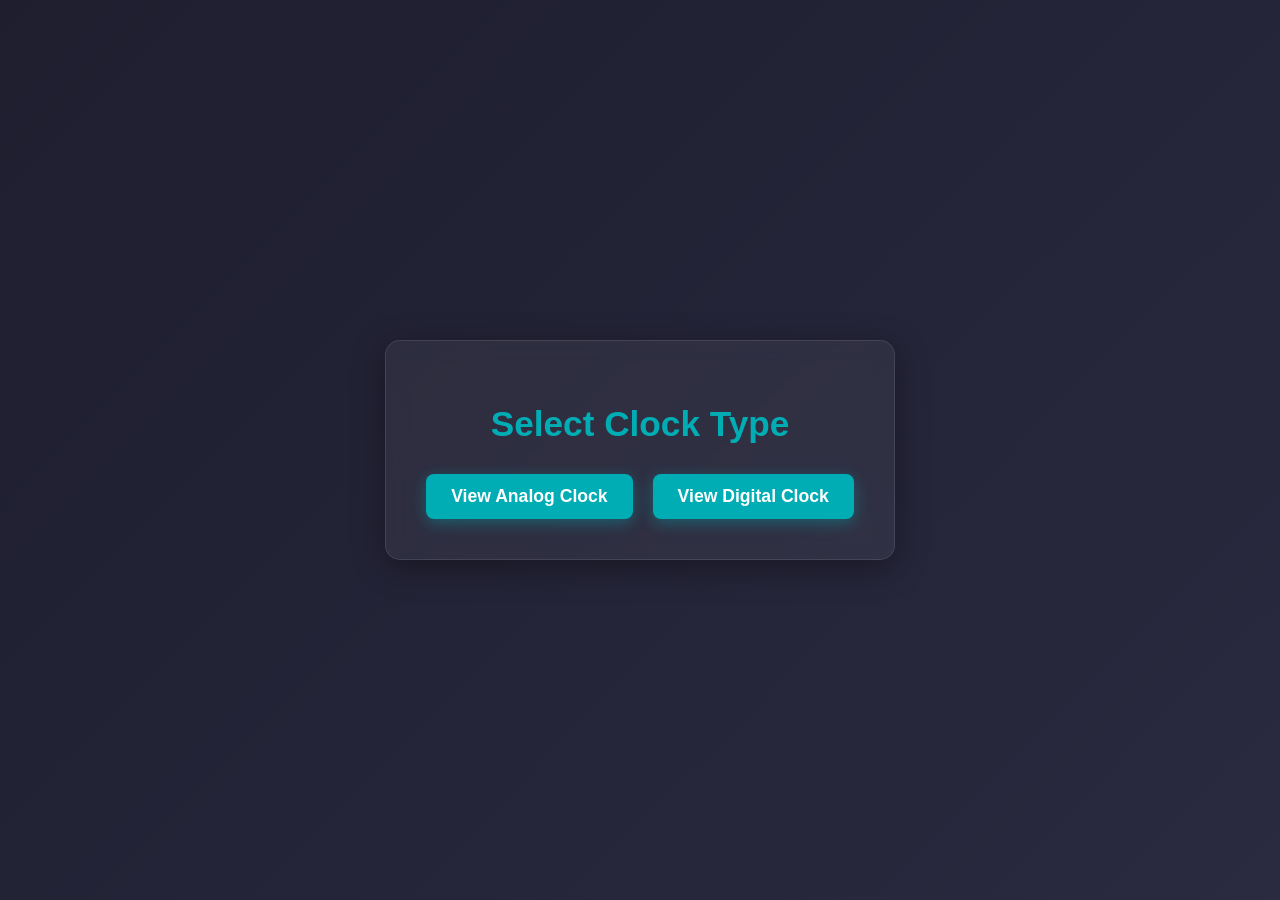
<file: index.html>
<!DOCTYPE html>
<html lang="en">
<head>
    <meta charset="UTF-8">
    <meta name="viewport" content="width=device-width, initial-scale=1.0">
    <title>Clock Dashboard - Home</title>
    <style>
        body {
            margin: 0;
            padding: 0;
            font-family: 'Segoe UI', Tahoma, Geneva, Verdana, sans-serif;
            background: linear-gradient(135deg, #1e1e2f, #2a2a40);
            color: #ffffff;
            display: flex;
            justify-content: center;
            align-items: center;
            height: 100vh;
        }
        .container {
            text-align: center;
            background: rgba(255, 255, 255, 0.05);
            padding: 40px;
            border-radius: 15px;
            backdrop-filter: blur(10px);
            box-shadow: 0 8px 32px 0 rgba(0, 0, 0, 0.37);
            border: 1px solid rgba(255, 255, 255, 0.1);
        }
        h1 {
            margin-bottom: 30px;
            font-size: 2.2rem;
            color: #00adb5;
        }
        .btn-group {
            display: flex;
            gap: 20px;
            justify-content: center;
            flex-wrap: wrap;
        }
        .btn {
            text-decoration: none;
            background-color: #00adb5;
            color: #ffffff; /* Sahi syntax: #ffffff ya white */
            padding: 12px 25px;
            border-radius: 8px;
            font-weight: bold;
            font-size: 1.1rem;
            transition: all 0.3s ease;
            box-shadow: 0 4px 15px rgba(0, 173, 181, 0.4);
        }
        .btn:hover {
            background-color: #00ceed;
            transform: translateY(-3px);
            box-shadow: 0 6px 20px rgba(0, 206, 237, 0.6);
        }
    </style>
</head>
<body>

    <div class="container">
        <h1>Select Clock Type</h1>
        <div class="btn-group">
            <a href="index2.html" class="btn">View Analog Clock</a>
            <a href="index3.html" class="btn">View Digital Clock</a>
        </div>
    </div>

</body>
</html>
</file>
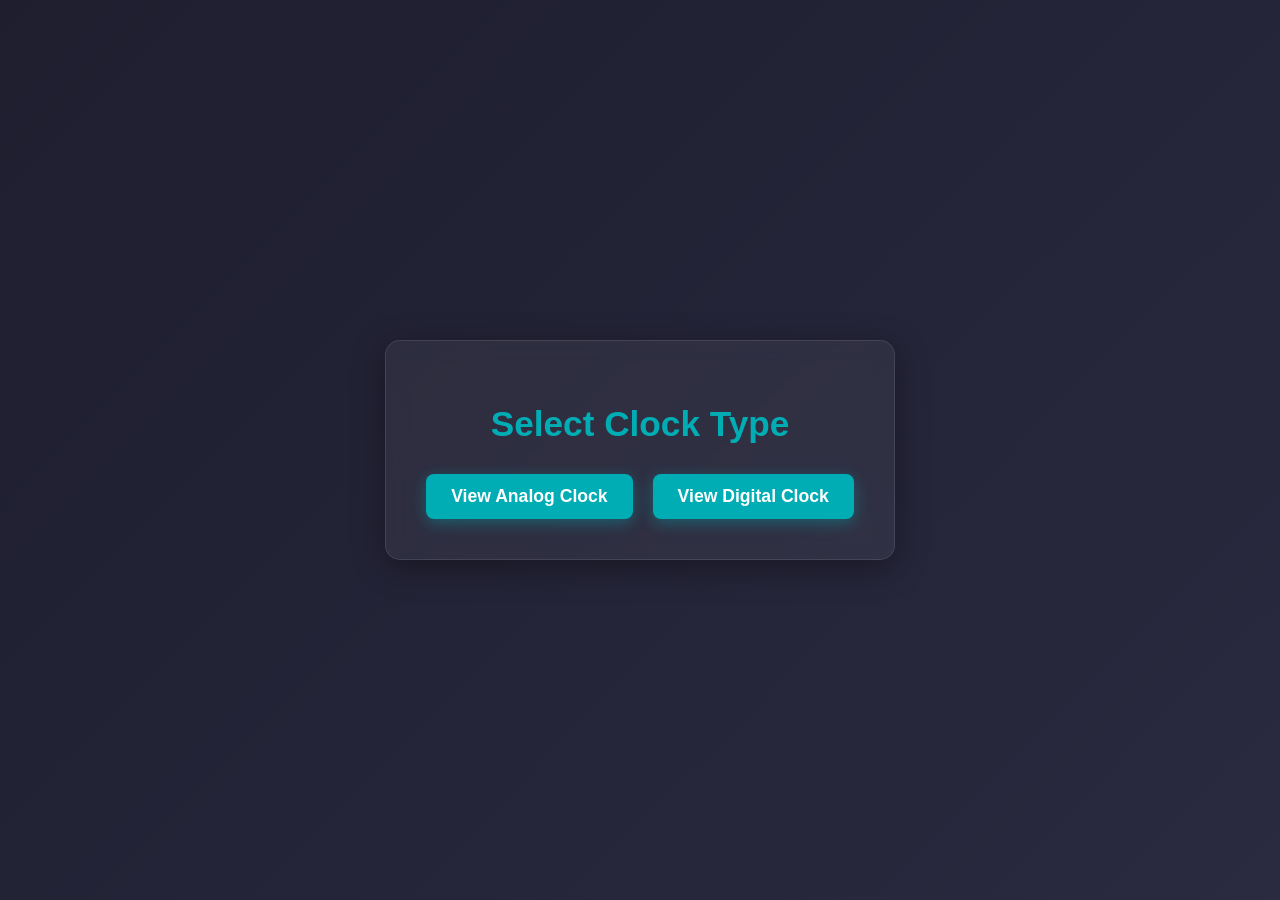
<file: home.html>
<!DOCTYPE html>
<html lang="en">
<head>
    <meta charset="UTF-8">
    <meta name="viewport" content="width=device-width, initial-scale=1.0">
    <title>Clock Dashboard - Home</title>
    <style>
        body {
            margin: 0;
            padding: 0;
            font-family: 'Segoe UI', Tahoma, Geneva, Verdana, sans-serif;
            background: linear-gradient(135deg, #1e1e2f, #2a2a40);
            color: #ffffff;
            display: flex;
            justify-content: center;
            align-items: center;
            height: 100vh;
        }
        .container {
            text-align: center;
            background: rgba(255, 255, 255, 0.05);
            padding: 40px;
            border-radius: 15px;
            backdrop-filter: blur(10px);
            box-shadow: 0 8px 32px 0 rgba(0, 0, 0, 0.37);
            border: 1px solid rgba(255, 255, 255, 0.1);
        }
        h1 {
            margin-bottom: 30px;
            font-size: 2.2rem;
            color: #00adb5;
        }
        .btn-group {
            display: flex;
            gap: 20px;
            justify-content: center;
            flex-wrap: wrap;
        }
        .btn {
            text-decoration: none;
            background-color: #00adb5;
            color: #ffffff; /* Sahi syntax: #ffffff ya white */
            padding: 12px 25px;
            border-radius: 8px;
            font-weight: bold;
            font-size: 1.1rem;
            transition: all 0.3s ease;
            box-shadow: 0 4px 15px rgba(0, 173, 181, 0.4);
        }
        .btn:hover {
            background-color: #00ceed;
            transform: translateY(-3px);
            box-shadow: 0 6px 20px rgba(0, 206, 237, 0.6);
        }
    </style>
</head>
<body>

    <div class="container">
        <h1>Select Clock Type</h1>
        <div class="btn-group">
            <a href="index2.html" class="btn">View Analog Clock</a>
            <a href="index3.html" class="btn">View Digital Clock</a>
        </div>
    </div>

</body>
</html>
</file>
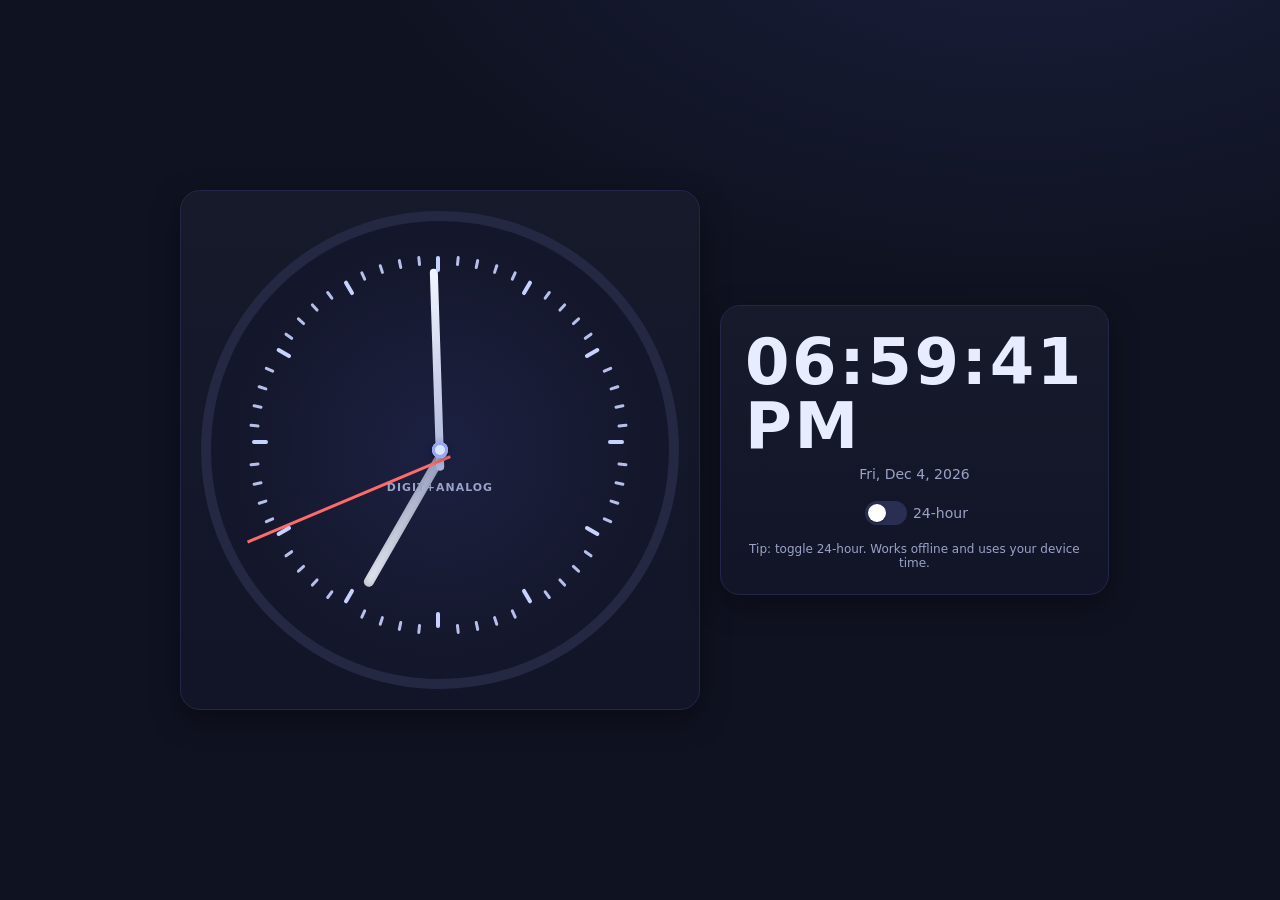
<file: index2.html>
<!DOCTYPE html>
<html lang="en">
<head>
  <meta charset="UTF-8" />
  <meta name="viewport" content="width=device-width, initial-scale=1" />
  <title>Analog + Digital Clock</title>
  <style>
    :root {
      --bg: #0f1220;
      --card: #171a2b;
      --ring: #242842;
      --text: #e8ecff;
      --muted: #9aa3c7;
      --acc: #6ea8fe;
      --sec: #ff6b6b;
      --shadow: 0 10px 30px rgba(0,0,0,.35);
    }

    * { box-sizing: border-box; }
    body {
      margin: 0;
      min-height: 100svh;
      display: grid;
      place-items: center;
      background: radial-gradient(1200px 800px at 80% -20%, #1c2141 0%, #0f1220 60%);
      font-family: ui-sans-serif, system-ui, -apple-system, Segoe UI, Roboto, Helvetica, Arial, "Apple Color Emoji", "Segoe UI Emoji";
      color: var(--text);
    }

    .wrap {
      width: min(920px, 92vw);
      display: grid;
      grid-template-columns: 1fr;
      gap: 20px;
    }

    @media (min-width: 800px) {
      .wrap {
        grid-template-columns: 520px 1fr;
        align-items: center;
      }
    }

    .card {
      background: linear-gradient(180deg, var(--card), #121528);
      border: 1px solid #22274a;
      border-radius: 20px;
      box-shadow: var(--shadow);
      padding: 20px;
    }

    /* ===== Analog clock ===== */
    .clock {
      width: 100%;
      aspect-ratio: 1 / 1;
      border-radius: 50%;
      background:
        radial-gradient(circle at 50% 50%, #1c2142, #14172b 64%),
        conic-gradient(from 0deg, #2b2f52 0 25%, #212448 0 50%, #2b2f52 0 75%, #212448 0 100%);
      border: 10px solid var(--ring);
      position: relative;
      overflow: hidden;
      isolation: isolate;
    }

    /* hour markers */
    .tick { position: absolute; left: 50%; top: 50%; transform-origin: 0 0; }
    .tick::before {
      content: "";
      display: block;
      height: 10px; width: 3px;
      background: #c7d2ff;
      border-radius: 2px;
      transform: translate(-1.5px, -190px); /* moved out from center */
      opacity: .9;
    }
    .tick.major::before { height: 16px; width: 4px; transform: translate(-2px, -186px); opacity: 1; }

    /* hands */
    .hand { position: absolute; left: 50%; top: 50%; transform-origin: 50% 95%; }
    .hand.hour {
      width: 10px; height: 34%;
      background: linear-gradient(#f3f6ff, #9aa3c7);
      border-radius: 12px; translate: -50% -90%;
      box-shadow: 0 2px 8px rgba(0,0,0,.25) inset;
    }
    .hand.minute {
      width: 8px; height: 44%;
      background: linear-gradient(#f3f6ff, #aab4da);
      border-radius: 10px; translate: -50% -90%;
    }
    .hand.second {
      width: 3px; height: 48%;
      background: var(--sec);
      translate: -50% -90%;
    }

    .cap {
      position: absolute; left: 50%; top: 50%; translate: -50% -50%;
      width: 16px; height: 16px; border-radius: 50%;
      background: #dbe4ff; box-shadow: inset 0 0 0 3px #95a6f3, 0 2px 10px rgba(0,0,0,.4);
      z-index: 2;
    }

    .brand { position: absolute; left: 50%; top: 58%; translate: -50% -50%; font-weight: 600; letter-spacing: .1em; color: var(--muted); font-size: .68rem; }

    /* ===== Digital area ===== */
    .digital {
      display: grid;
      gap: 8px;
      align-content: center;
      justify-items: center;
      padding: 24px;
    }
    .time {
      font-size: clamp(36px, 7vw, 64px);
      font-weight: 700;
      letter-spacing: .04em;
      line-height: 1;
    }
    .date { color: var(--muted); font-size: clamp(13px, 2.5vw, 14px); }

    .controls { display: flex; gap: 12px; align-items: center; margin-top: 8px; }
    .switch {
      display: inline-grid; grid-template-columns: 42px auto; gap: 10px; align-items: center;
      font-size: 14px; color: var(--muted);
    }
    .toggle {
      appearance: none; width: 42px; height: 24px; border-radius: 999px; position: relative;
      background: #2a2e52; outline: none; cursor: pointer; transition: background .2s ease;
    }
    .toggle::after {
      content: ""; position: absolute; left: 3px; top: 3px; width: 18px; height: 18px;
      background: white; border-radius: 50%; transition: transform .2s ease;
      box-shadow: 0 1px 2px rgba(0,0,0,.35);
    }
    .toggle:checked { background: #3a7afe; }
    .toggle:checked::after { transform: translateX(18px); }

    .hint { color: var(--muted); font-size: 12px; text-align: center; margin-top: 6px; }

    /* smooth sweeping second hand */
    .hand.second { transition: transform .06s linear; }
    .hand.minute, .hand.hour { transition: transform .2s cubic-bezier(.2,.8,.2,1); }
  </style>
</head>
<body>
  <div class="wrap">
    <div class="card">
      <div class="clock" id="analog">
        <!-- ticks injected by JS -->
        <div class="hand hour" id="h"></div>
        <div class="hand minute" id="m"></div>
        <div class="hand second" id="s"></div>
        <div class="cap"></div>
        <div class="brand">DIGIT+ANALOG</div>
      </div>
    </div>

    <div class="card digital">
      <div class="time" id="time">00:00:00</div>
      <div class="date" id="date">—</div>
      <div class="controls">
        <label class="switch"><input id="t24" class="toggle" type="checkbox"/> 24‑hour</label>
      </div>
      <div class="hint">Tip: toggle 24‑hour. Works offline and uses your device time.</div>
    </div>
  </div>

  <script>
    // --- create 60 ticks around the dial (with 12 major ones) ---
    const dial = document.getElementById('analog');
    for (let i = 0; i < 60; i++) {
      const t = document.createElement('div');
      t.className = 'tick' + (i % 5 === 0 ? ' major' : '');
      t.style.transform = `translate(-50%, -50%) rotate(${i * 6}deg)`;
      dial.appendChild(t);
    }

    const el = {
      h: document.getElementById('h'),
      m: document.getElementById('m'),
      s: document.getElementById('s'),
      time: document.getElementById('time'),
      date: document.getElementById('date'),
      t24: document.getElementById('t24')
    };

    const pad = (n) => String(n).padStart(2, '0');

    function update() {
      const now = new Date();
      const ms = now.getMilliseconds();
      const sec = now.getSeconds() + ms / 1000;
      const min = now.getMinutes() + sec / 60;
      const hr = now.getHours() % 12 + min / 60;

      // rotate hands (deg per unit: sec=6, min=6, hr=30)
      el.s.style.transform = `rotate(${sec * 6}deg)`;
      el.m.style.transform = `rotate(${min * 6}deg)`;
      el.h.style.transform = `rotate(${hr * 30}deg)`;

      // digital
      const use24 = el.t24.checked;
      let H = now.getHours();
      let suffix = '';
      if (!use24) {
        suffix = H >= 12 ? ' PM' : ' AM';
        H = H % 12 || 12; // 12‑hour
      }
      el.time.textContent = `${pad(H)}:${pad(now.getMinutes())}:${pad(Math.floor(sec))}${suffix}`;

      // date
      const opts = { weekday: 'short', year: 'numeric', month: 'short', day: 'numeric' };
      el.date.textContent = now.toLocaleDateString(undefined, opts);

      requestAnimationFrame(update);
    }

    update();
  </script>
</body>
</html>
</file>
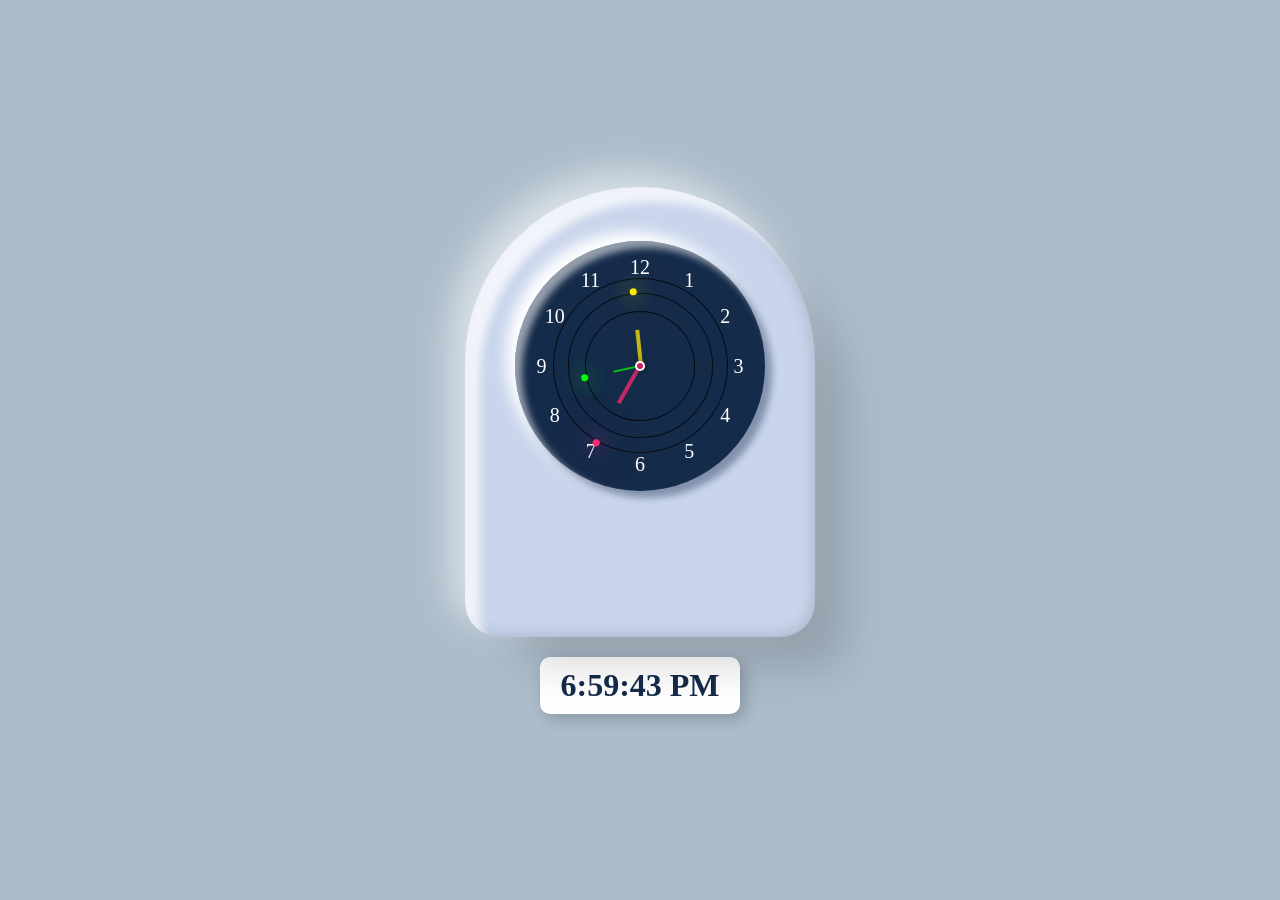
<file: index3.html>
<!DOCTYPE html>
<html lang="en">

<head>
  <meta charset="UTF-8">
  <meta name="viewport" content="width=device-width, initial-scale=1.0">
  <title>Analog & Digital clock </title>
  <link rel="stylesheet" href="style.css">
</head>

<body>
  <div class="CLock">
    <div class="numbers">
      <div class="circle" id="sec" style="--clr: #04fc04;;"><i></i></div>
      <div class="circle" id="min" style="--clr: #fce800;"><i></i></div>
      <div class="circle" id="hour" style="--clr:#ff2972;"><i></i></div>
      <span style="--i:0;"><b>12</b></span>
      <span style="--i:1;"><b>1</b></span>
      <span style="--i:2;"><b>2</b></span>
      <span style="--i:3;"><b>3</b></span>
      <span style="--i:4;"><b>4</b></span>
      <span style="--i:5;"><b>5</b></span>
      <span style="--i:6;"><b>6</b></span>
      <span style="--i:7;"><b>7</b></span>
      <span style="--i:8;"><b>8</b></span>
      <span style="--i:9;"><b>9</b></span>
      <span style="--i:10;"><b>10</b></span>
      <span style="--i:11;"><b>11</b></span>
    </div>
  </div>
  <div class="digital" id="digitalClock"></div>
  <script src="script3.js"></script>
</body>

</html
</file>
<file: style.css>
* {
      margin: 0;
      padding: 0;
      box-sizing: border-box;
      font-family: Georgia, 'Times New Roman', Times, serif;
    }

    body {
      display: flex;
      justify-content: center;
      align-items: center;
      min-height: 100vh;
      background: #acbcca;
      flex-direction: column;
    }

    /* Analog Clock */
    .CLock {
      position: relative;
      width: 350px;
      height: 450px;
      display: flex;
      justify-content: center;
      align-items: center;
      background: #c9d5ec;
      border-radius: 50px;
      box-shadow: 45px 45px 45px -15px rgba(0,0,0,0.15),
        inset 15px 15px 10px rgba(255,255,255,0.75),
        -15px -15px 35px rgba(255,255,255,0.55),
        inset -2px -2px 15px rgba(0,0,0,0.15);
      border-top-left-radius: 250px;
      border-top-right-radius: 250px;
    }

    .numbers {
      position: relative;
      top: -46px;
      width: 250px;
      height: 250px;
      background: #152b4a;
      border-radius: 50%;
      display: flex;
      justify-content: center;
      align-items: center;
      box-shadow: 7px 7px 7px #152b4a66,
        inset 7px 7px 7px rgba(255,255,255,0.55),
        -9px -9px 15px rgba(255,255,255,1);
    }

    .numbers::before {
      content:"";
      position: absolute;
      width: 4px;
      height: 4px;
      border-radius: 50%;
      background: #c91e63;
      z-index: 100000;
      box-shadow: 0 0 0 1px #c91e63,
        0 0 0 3px #fff,
        0 0 5px 5px rgba(0,0,0,0.15);
    }

    .numbers span {
      position: absolute;
      inset: 15px;
      text-align: center;
      color: #fff;
      font-size: 1.25em;
      transform: rotate(calc(30deg*var(--i)));
    }

    .numbers span b {
      font-weight: 400;
      display: inline-block;
      transform: rotate(calc(-30deg*var(--i)));
    }

    .numbers .circle {
      position: absolute;
      width: 110px;
      height: 110px;
      border: 1px solid rgba(0,0,0,0.75);
      border-radius: 50%;
      display: flex;
      justify-content: center;
      align-items: flex-start;
      z-index: 10;
    }

    .numbers .circle i {
      position: absolute;
      width: 4px;
      height: 50%;
      background: var(--clr);
      opacity: 0.75;
      transform-origin: bottom;
      transform:scaleY(0.5);
    }

    .numbers .circle#sec i {
      width: 2px;
    }

    .numbers .circle#min {
      width: 145px;
      height: 145px;
    }

    .numbers .circle#min i {
      width: 4px;
    }

    .numbers .circle#hour {
      width: 175px;
      height: 175px;
    }

    .numbers .circle::before {
      content: "";
      position: absolute;
      top: -6px;
      left: 50%;
      width: 7px;
      height: 7px;
      background: var(--clr);
      border-radius: 50%;
      transform: translateX(-50%);
      box-shadow: 0 0 20px var(--clr),
        0 0 60px var(--clr);
    }

    /* Digital Clock */
    .digital {
      margin-top: 20px;
      font-size: 2em;
      font-weight: bold;
      color: #152b4a;
      background: #fff;
      padding: 10px 20px;
      border-radius: 10px;
      box-shadow: 5px 5px 15px rgba(0,0,0,0.2);
    }
</file>
